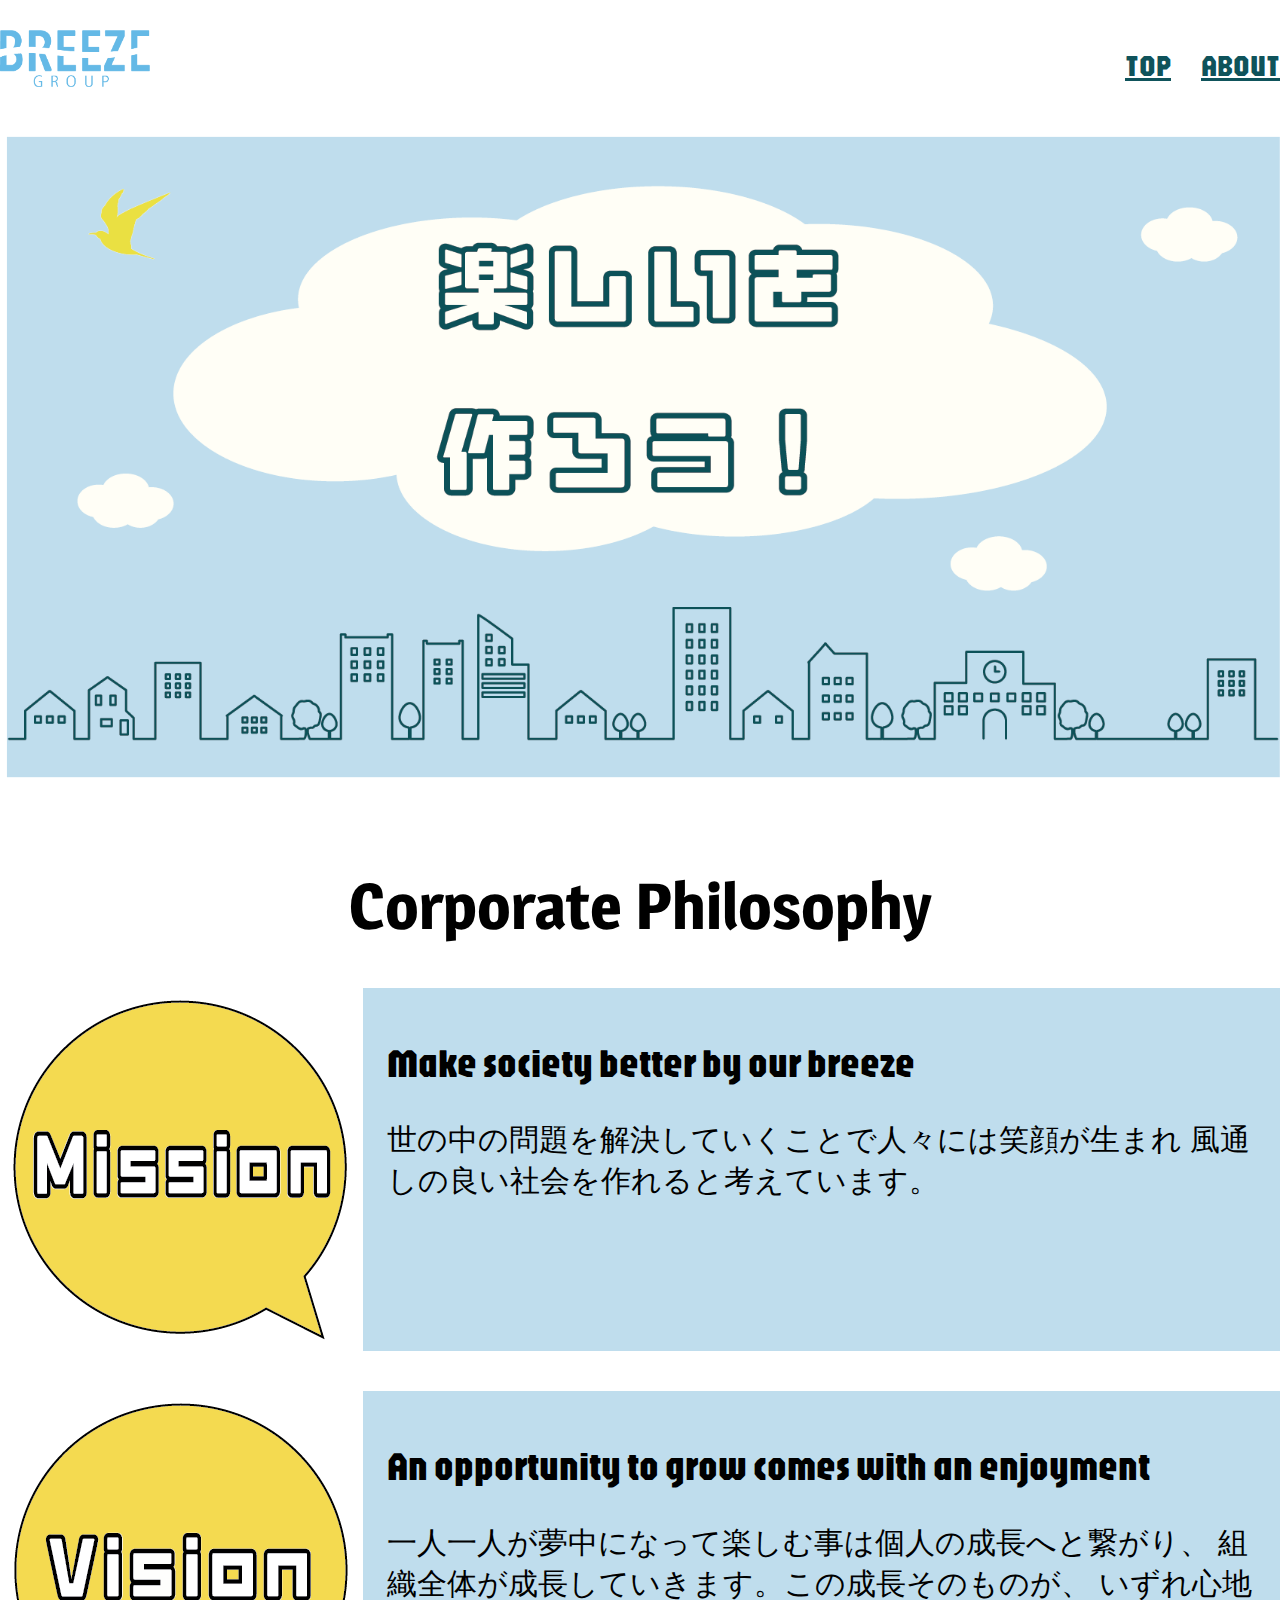
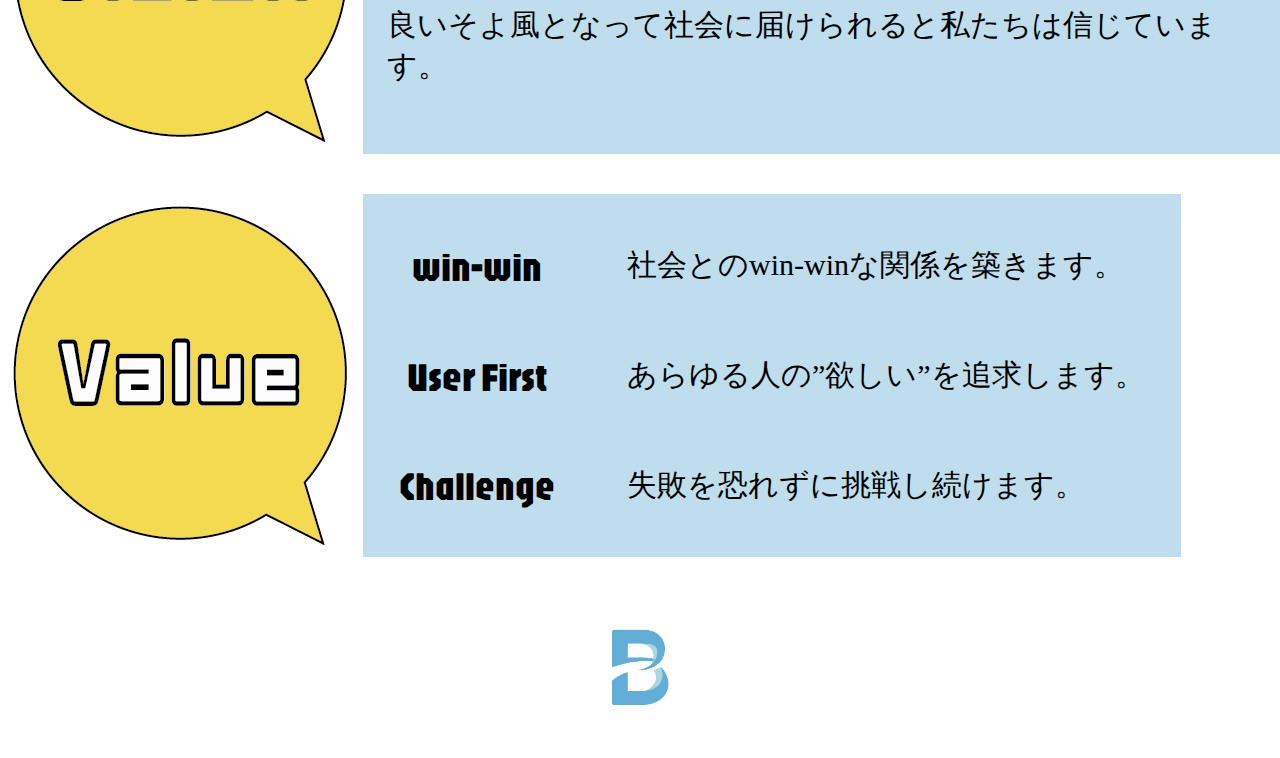
<file: index.html>
<!DOCTYPE html>
<html lang="ja">
<head>
    <meta charset="UTF-8">
    <meta name="viewport" content="width=device-width, initial-scale=1.0">
    <title>テストサイト</title>
    <link rel="stylesheet" href="style.css">
    <link rel="preconnect" href="https://fonts.googleapis.com">
    <link rel="preconnect" href="https://fonts.gstatic.com" crossorigin>
    <link href="https://fonts.googleapis.com/css2?family=Concert+One&family=M+PLUS+Rounded+1c&family=Magra:wght@400;700&family=Noto+Sans+JP:wght@100..900&family=Noto+Sans:ital,wght@0,100..900;1,100..900&family=Rampart+One&family=Sawarabi+Gothic&display=swap" rel="stylesheet">
    <link rel="preconnect" href="https://fonts.googleapis.com">
    <link rel="preconnect" href="https://fonts.gstatic.com" crossorigin>
    <link href="https://fonts.googleapis.com/css2?family=Concert+One&family=Jaro:opsz@6..72&family=M+PLUS+Rounded+1c&family=Magra:wght@400;700&family=Noto+Sans+JP:wght@100..900&family=Noto+Sans:ital,wght@0,100..900;1,100..900&family=Rampart+One&family=Sawarabi+Gothic&display=swap" rel="stylesheet">
</head>
<body>
    <header>
        <a href="index.html">
            <img src="img/bzg横ロゴ.png" alt="BREEZEロゴ" class="header-logo">
        </a>
        <nav class="pc-nav">
            <ul class="pc-nav-list">
                <li>
                    <a class="list-1" href="index.html">TOP</a>
                </li>
                <li>
                    <a class="list-02" href="about.html">ABOUT</a>
                </li>
            </ul>
        </nav>
    </header>
    <img src="img/top.png" alt="楽しいを作ろう！" class="top">
    <h1>Corporate Philosophy</h1>
    <div class="mission">
        <img src="img/icon_t_mi.png" alt="mission" class="mission-img">
        <div class="mission-text">
            <h2>Make society better by our breeze</h2>
            <p>世の中の問題を解決していくことで人々には笑顔が生まれ
                風通しの良い社会を作れると考えています。</p>
        </div>
    </div>
    <div class="vision">
        <img src="img/icon_t_vi.png" alt="vision" class="vision-img">
        <div class="vision-text">
            <h2>An opportunity to grow comes with an enjoyment</h2>
            <p>一人一人が夢中になって楽しむ事は個人の成長へと繋がり、
                組織全体が成長していきます。この成長そのものが、
                いずれ心地良いそよ風となって社会に届けられると私たちは信じています。</p>
        </div>
    </div>
    <div class="value">
        <img src="img/icon_t_va.png" alt="value" class="value-img">
        <table class="value-text">
            <tr>
                <th>win-win</th>
                <td>社会とのwin-winな関係を築きます。</td>
            </tr>
            <tr>
                <th>User First</th>
                <td>あらゆる人の”欲しい”を追求します。</td>
            </tr>
            <tr>
                <th>Challenge</th>
                <td>失敗を恐れずに挑戦し続けます。</td>
            </tr>
        </table>
    </div>
    <footer>
        <img src="img/B_透過.png" alt="Bロゴ" class="footer-logo">
    </footer>
</body>
</html>
</file>
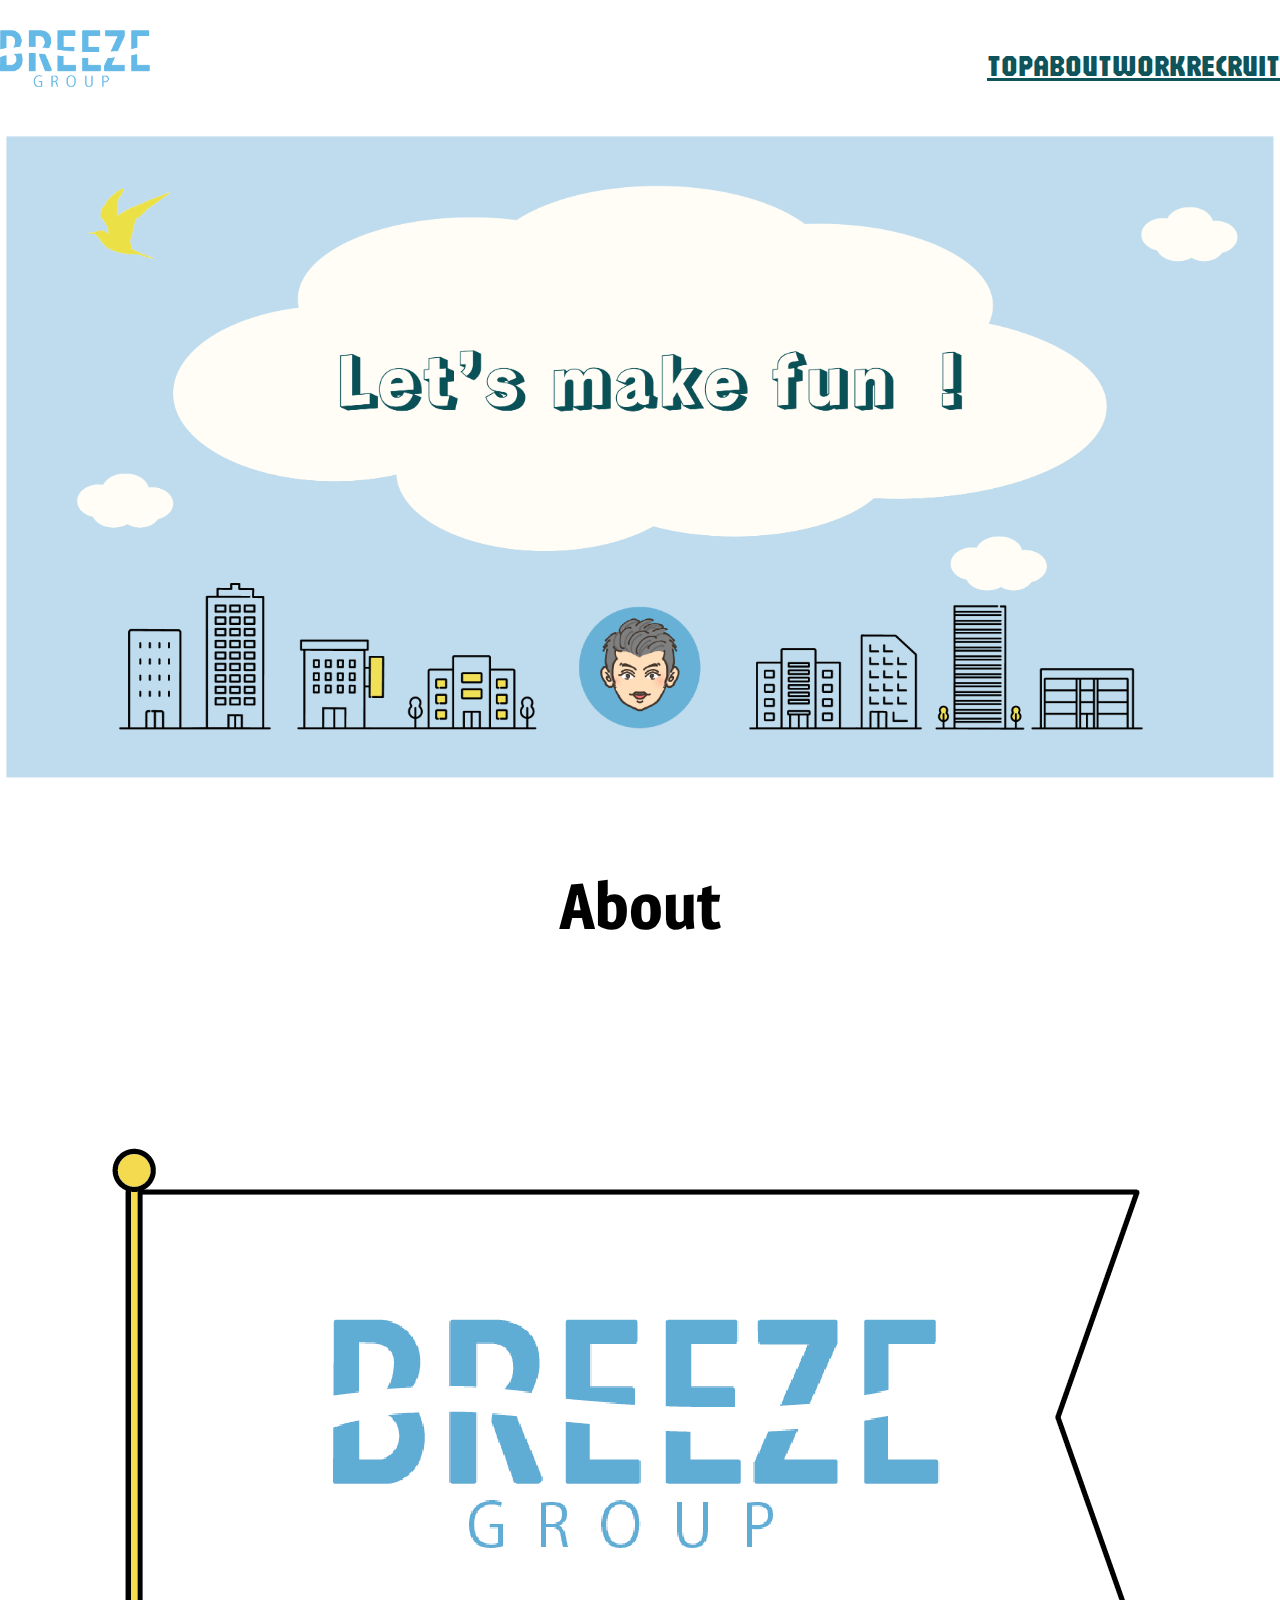
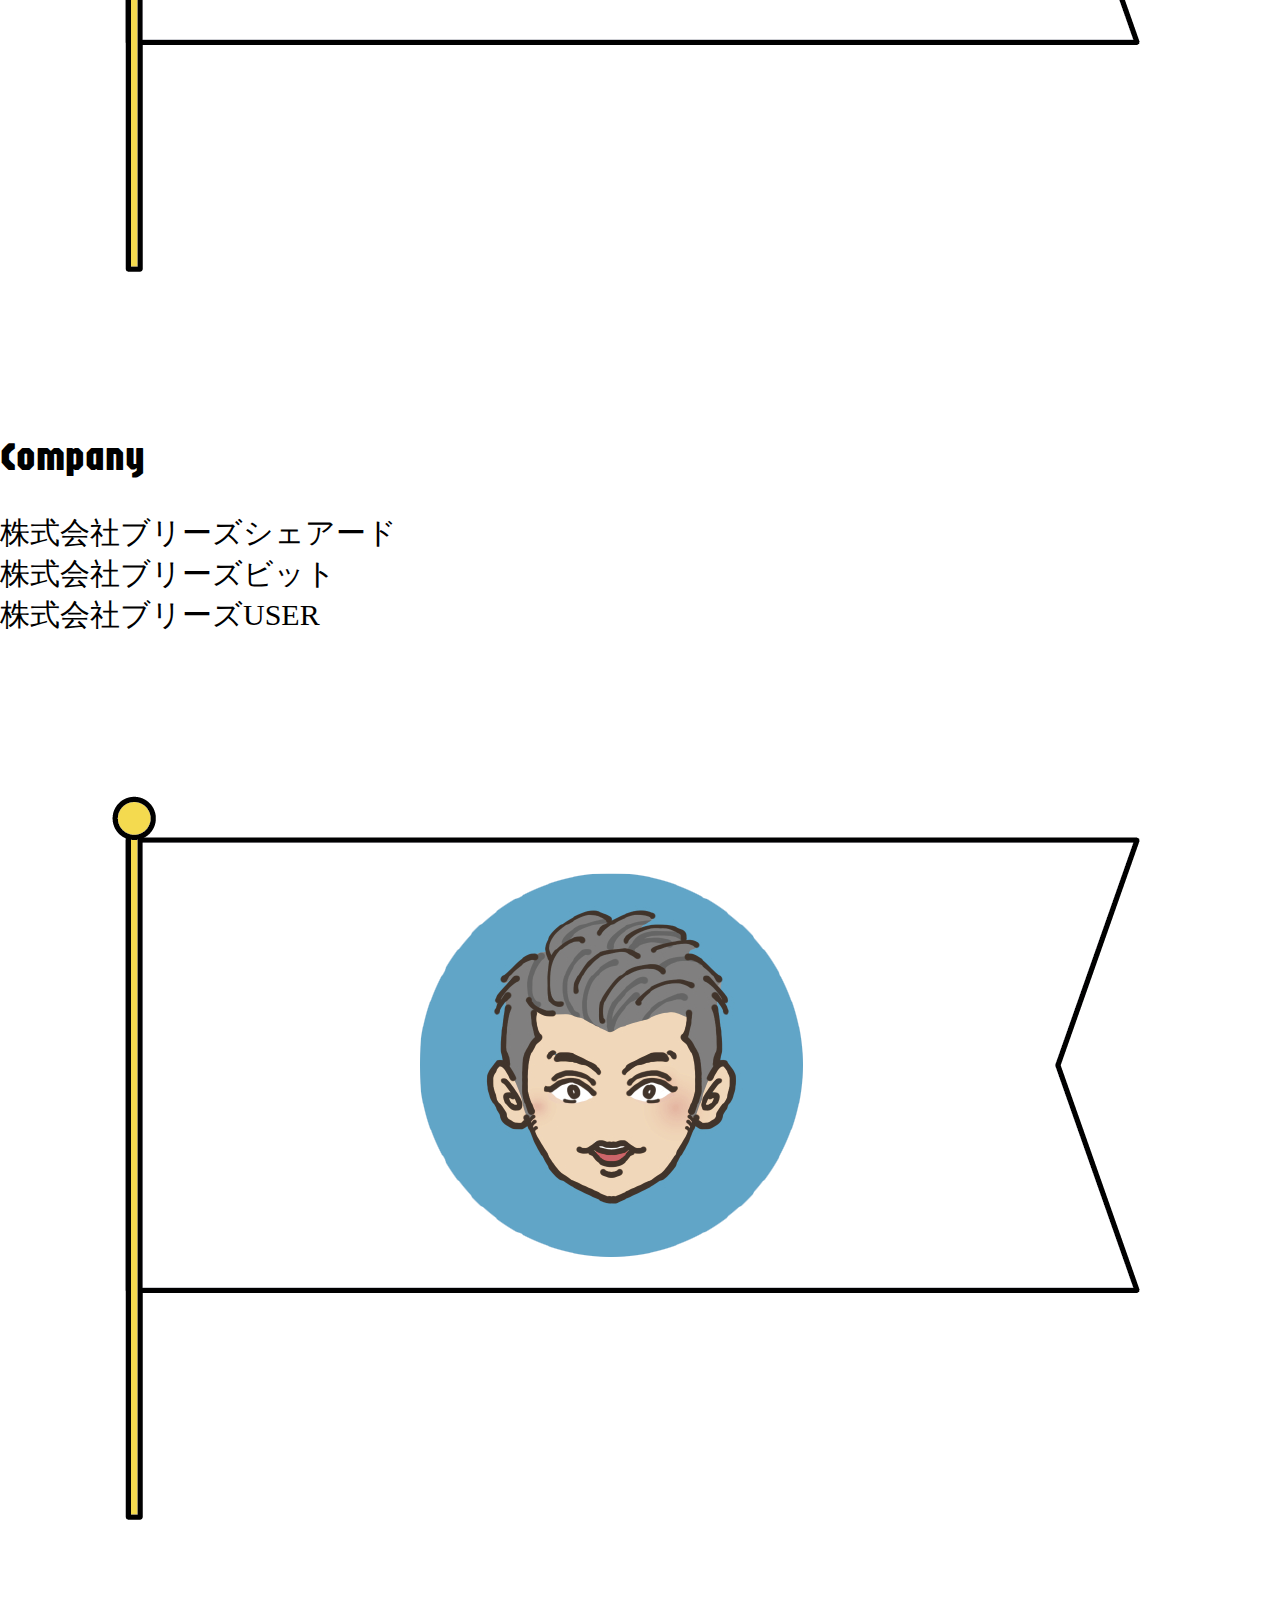
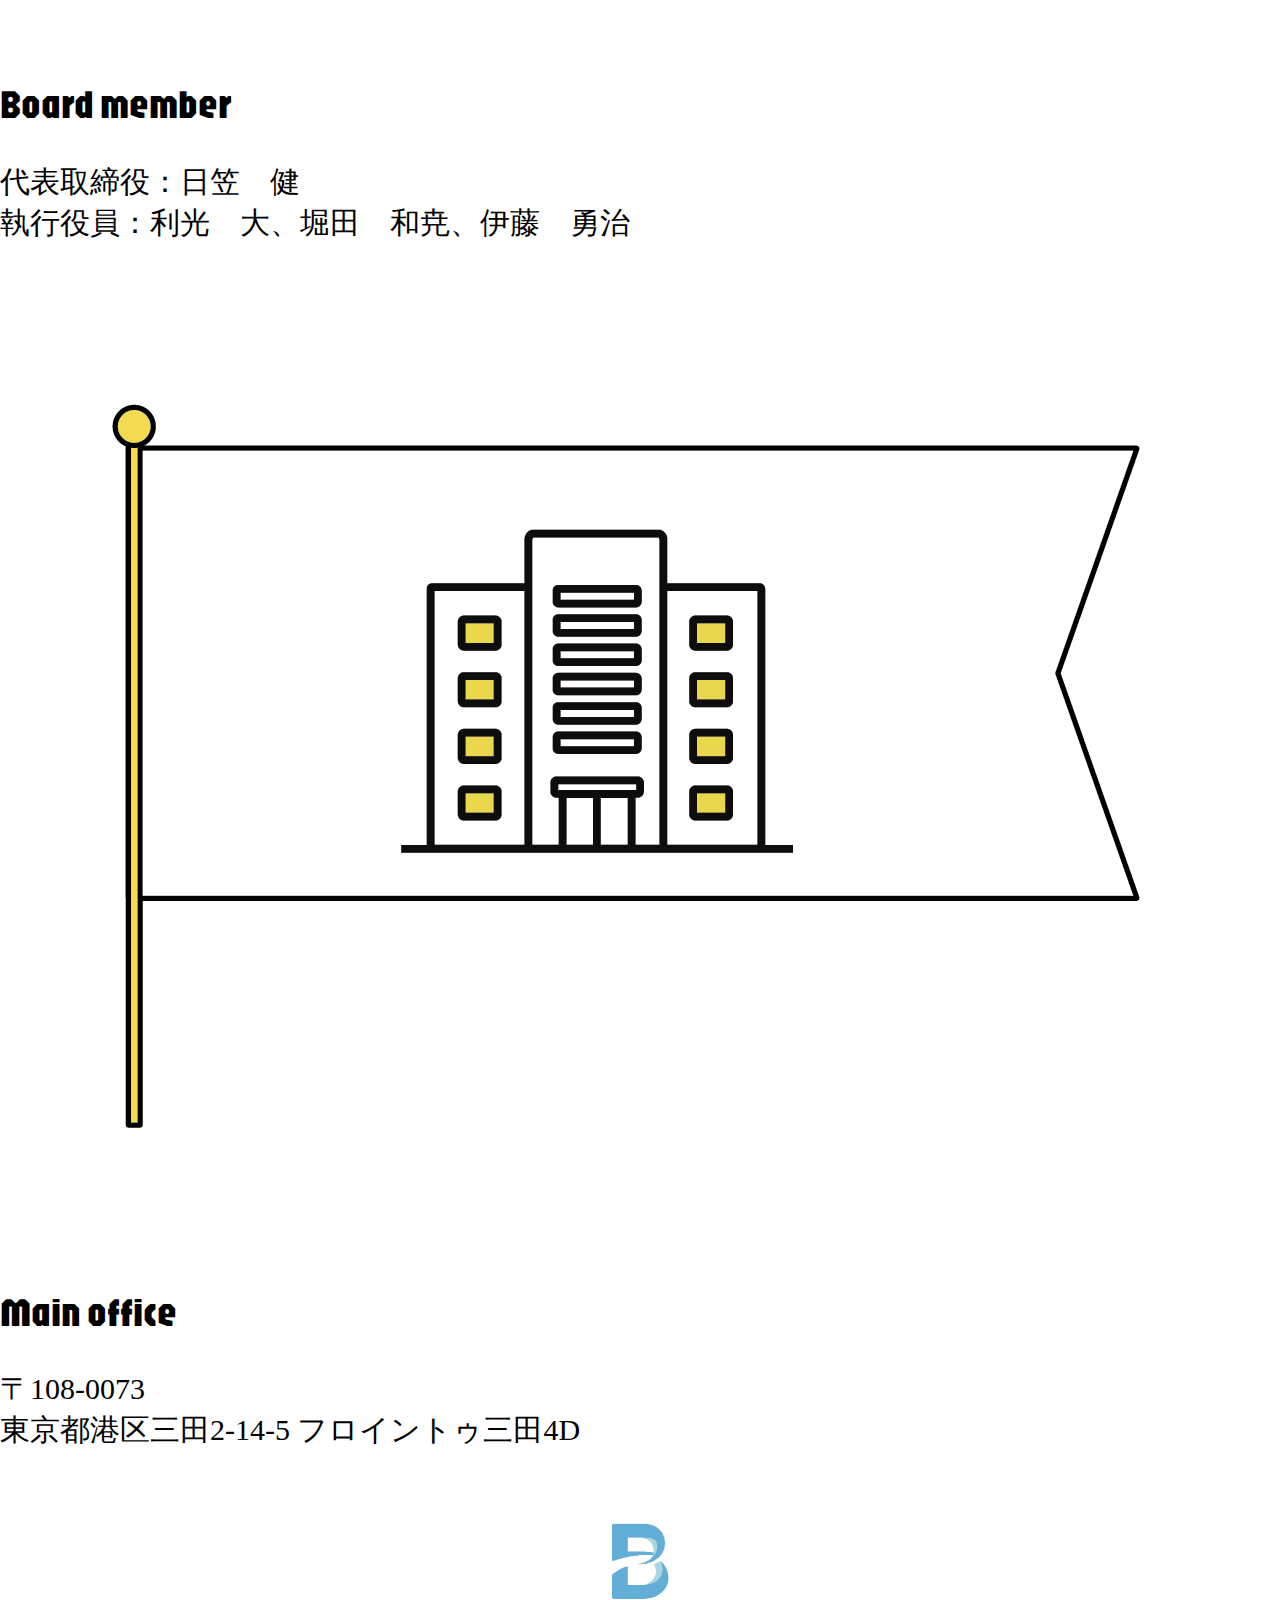
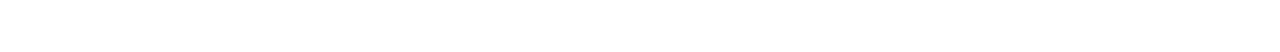
<file: about.html>
<!DOCTYPE html>
<html lang="ja">
<head>
    <meta charset="UTF-8">
    <meta name="viewport" content="width=device-width, initial-scale=1.0">
    <title>テストサイト</title>
    <link rel="stylesheet" href="style.css">
    <link rel="preconnect" href="https://fonts.googleapis.com">
    <link rel="preconnect" href="https://fonts.gstatic.com" crossorigin>
    <link href="https://fonts.googleapis.com/css2?family=Concert+One&family=M+PLUS+Rounded+1c&family=Magra:wght@400;700&family=Noto+Sans+JP:wght@100..900&family=Noto+Sans:ital,wght@0,100..900;1,100..900&family=Rampart+One&family=Sawarabi+Gothic&display=swap" rel="stylesheet">
    <link rel="preconnect" href="https://fonts.googleapis.com">
    <link rel="preconnect" href="https://fonts.gstatic.com" crossorigin>
    <link href="https://fonts.googleapis.com/css2?family=Concert+One&family=Jaro:opsz@6..72&family=M+PLUS+Rounded+1c&family=Magra:wght@400;700&family=Noto+Sans+JP:wght@100..900&family=Noto+Sans:ital,wght@0,100..900;1,100..900&family=Rampart+One&family=Sawarabi+Gothic&display=swap" rel="stylesheet">
</head>
<body>
    <header>
        <a href="index.html">
            <img src="img/bzg横ロゴ.png" alt="BREEZEロゴ" class="header-logo">
        </a>
        <nav class="pc-nav">
            <ul class="pc-nav-list">
                <li>
                    <a class="list-01" href="index.html">TOP</a>
                </li>
                <li>
                    <a class="list-02" href="about.html">ABOUT</a>
                </li>
                 <li>
                    <a class="list-03" href="work.html">WORK</a>
                </li>
                <li>
                    <a class="list-04" href="recruit.html">RECRUIT</a>
                </li>
            </ul>
        </nav>
    </header>
    <div class="top-img">
        <img src="img/about.png" alt="楽しいを作ろう！" class="top">
    </div>
    <h1>About</h1>
    <div class="section_1">
        <img src="img/icon_a_c.png" alt="company" class="section1-img">
        <div class="section1-text">
            <h2>Company</h2>
            <p>株式会社ブリーズシェアード</p>
            <p>株式会社ブリーズビット</p>
            <p>株式会社ブリーズUSER</p>
        </div>
    </div>
    <div class="section_2">
        <img src="img/icon_a_b.png" alt="member" class="section2-img">
        <div class="section2-text">
            <h2>Board member</h2>
            <p>代表取締役：日笠　健</p>
            <p>執行役員：利光　大、堀田　和尭、伊藤　勇治</p>
        </div>
    </div>
    <div class="section_3">
        <img src="img/icon_a_m.png" alt="office" class="section3-img">
        <div class="section3-text">
            <h2>Main office</h2>
            <p>〒108-0073</p>
            <p>東京都港区三田2-14-5 フロイントゥ三田4D</p>
        </div>
    </div>
    <footer>
        <img src="img/B_透過.png" alt="Bロゴ" class="footer-logo">
    </footer>
</body>
</html>
</file>
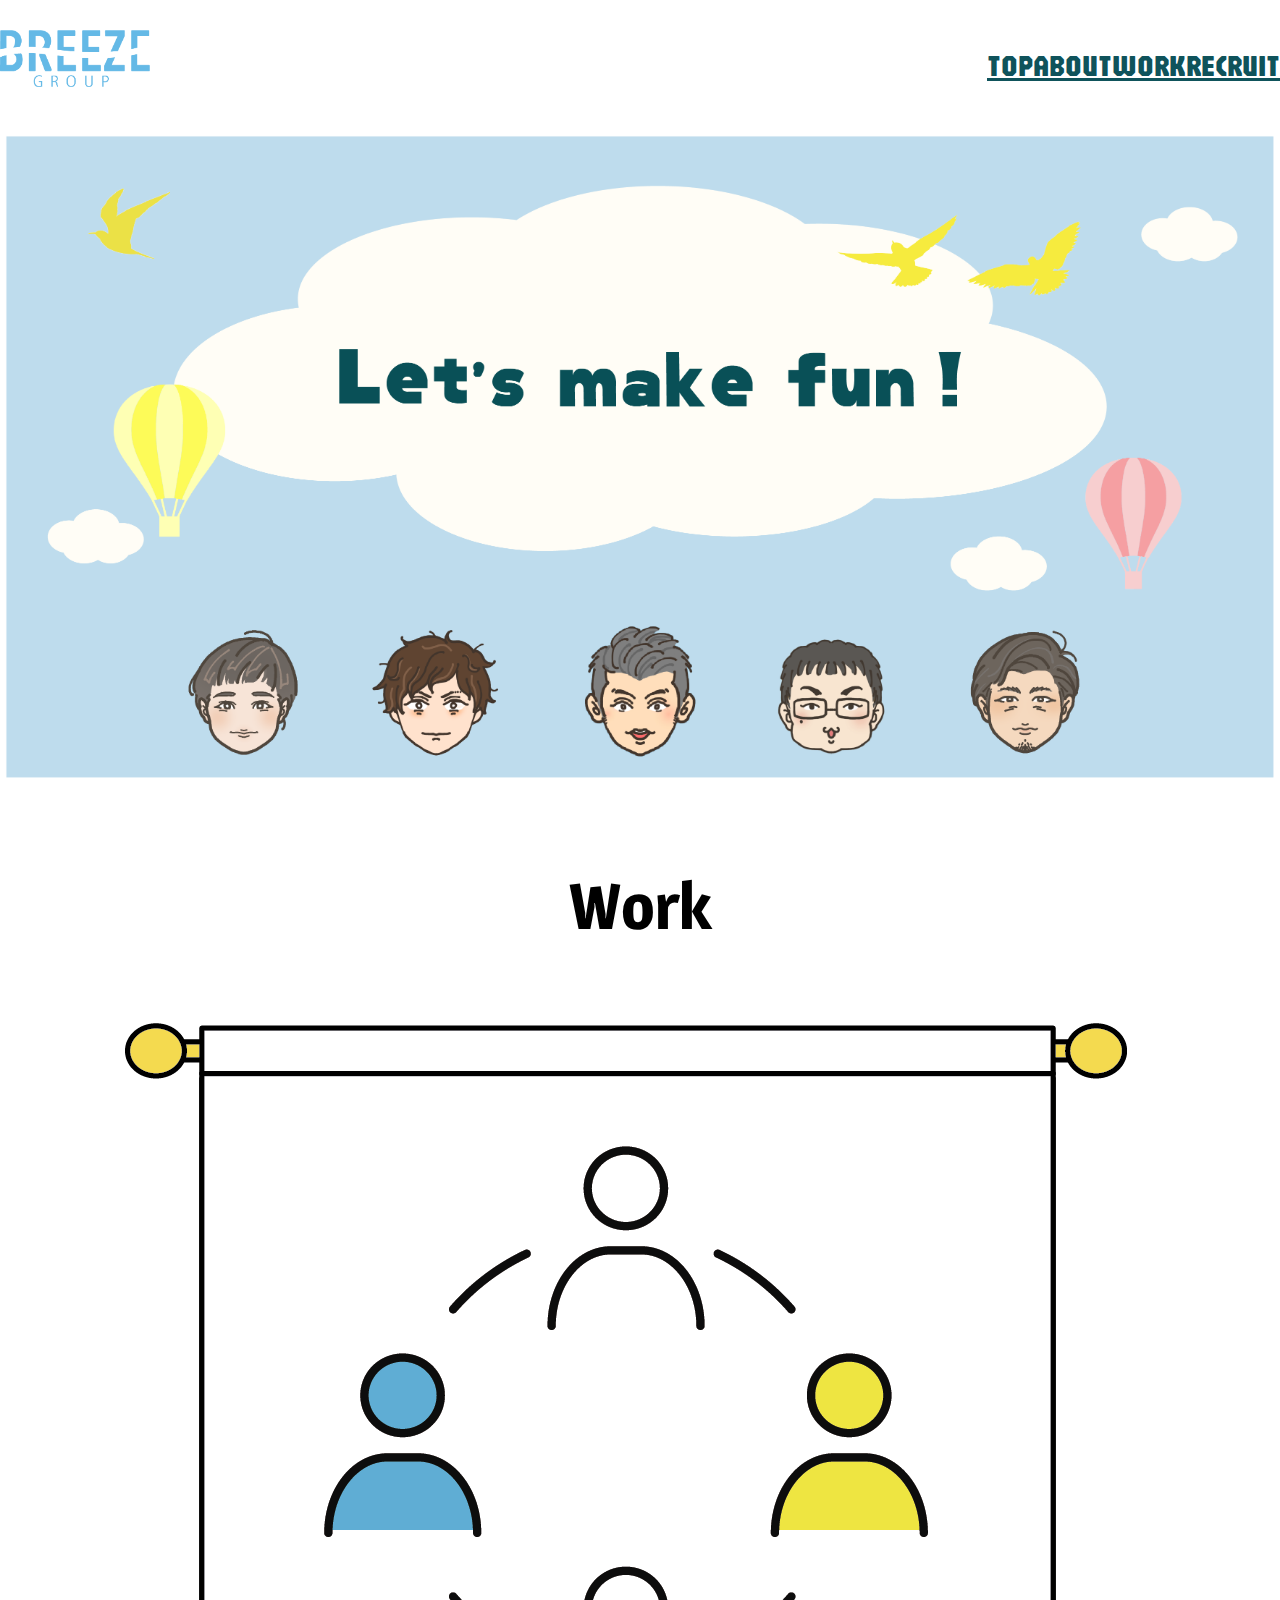
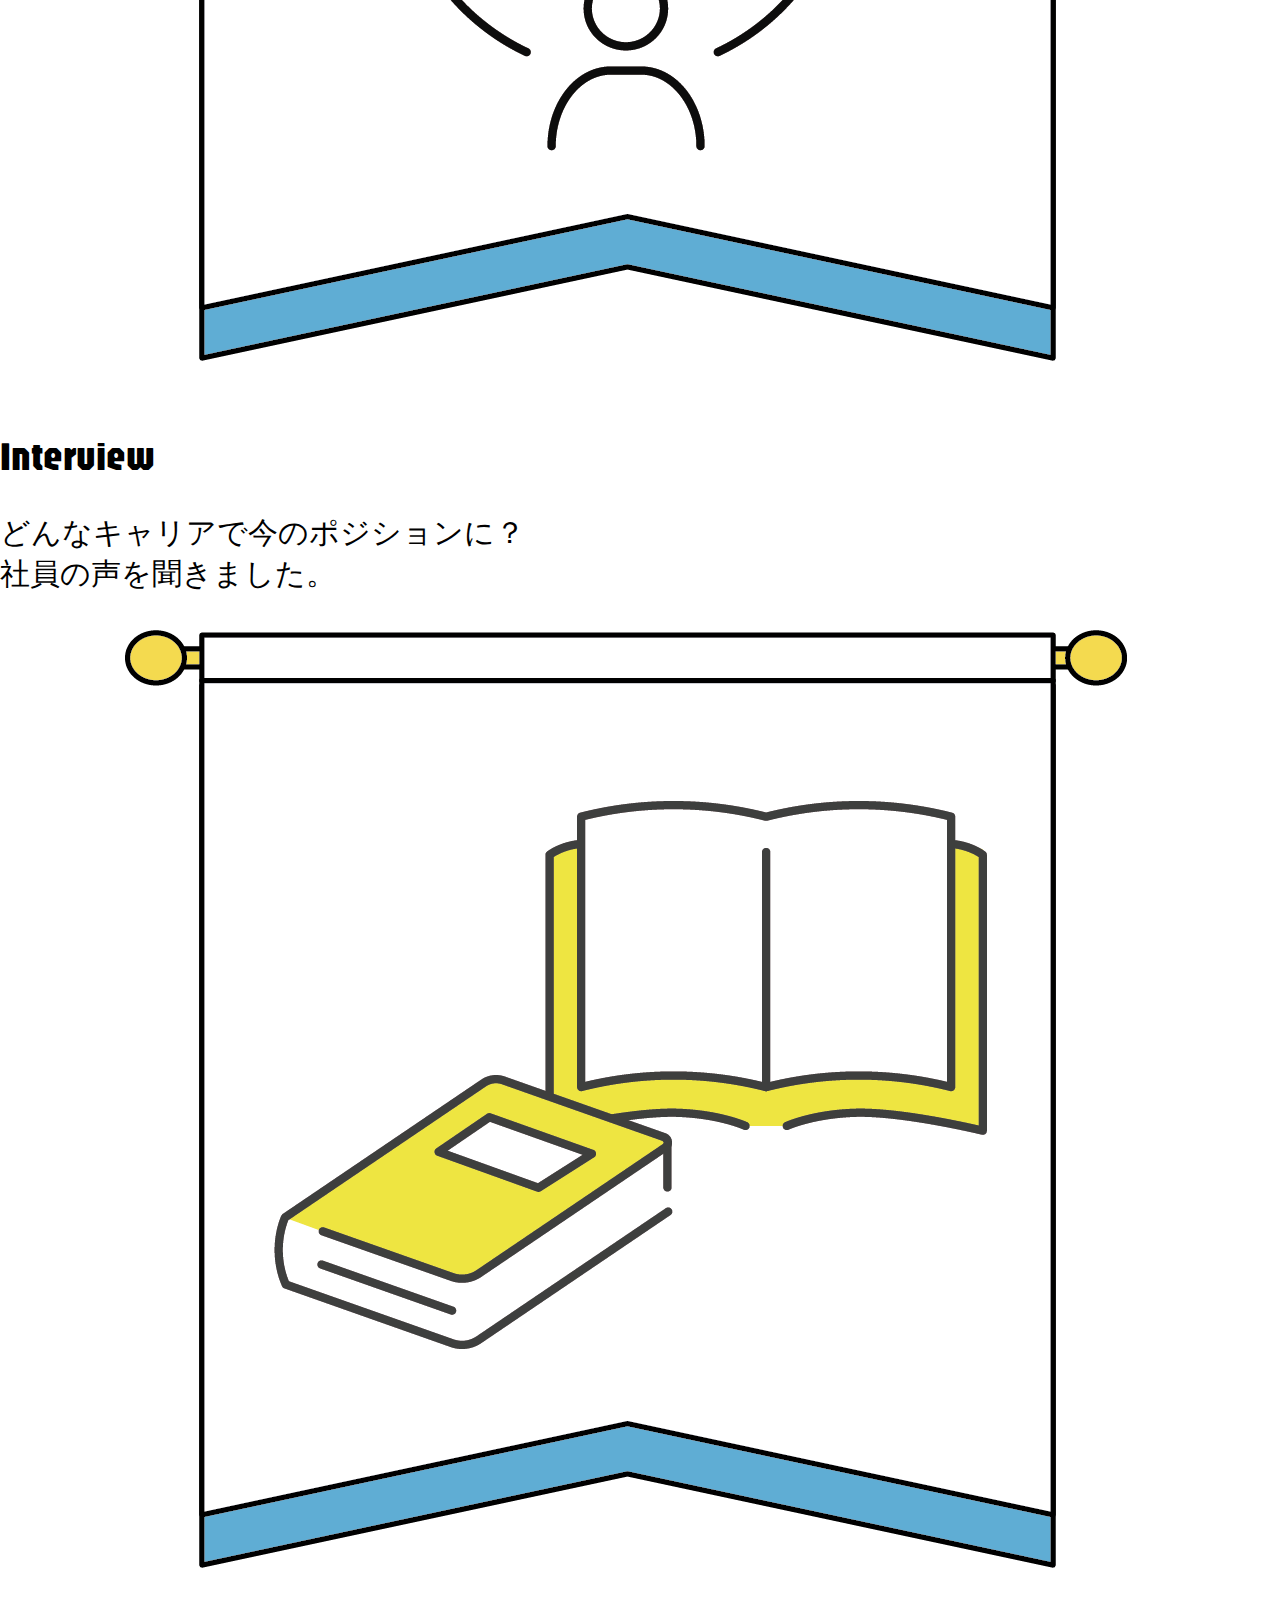
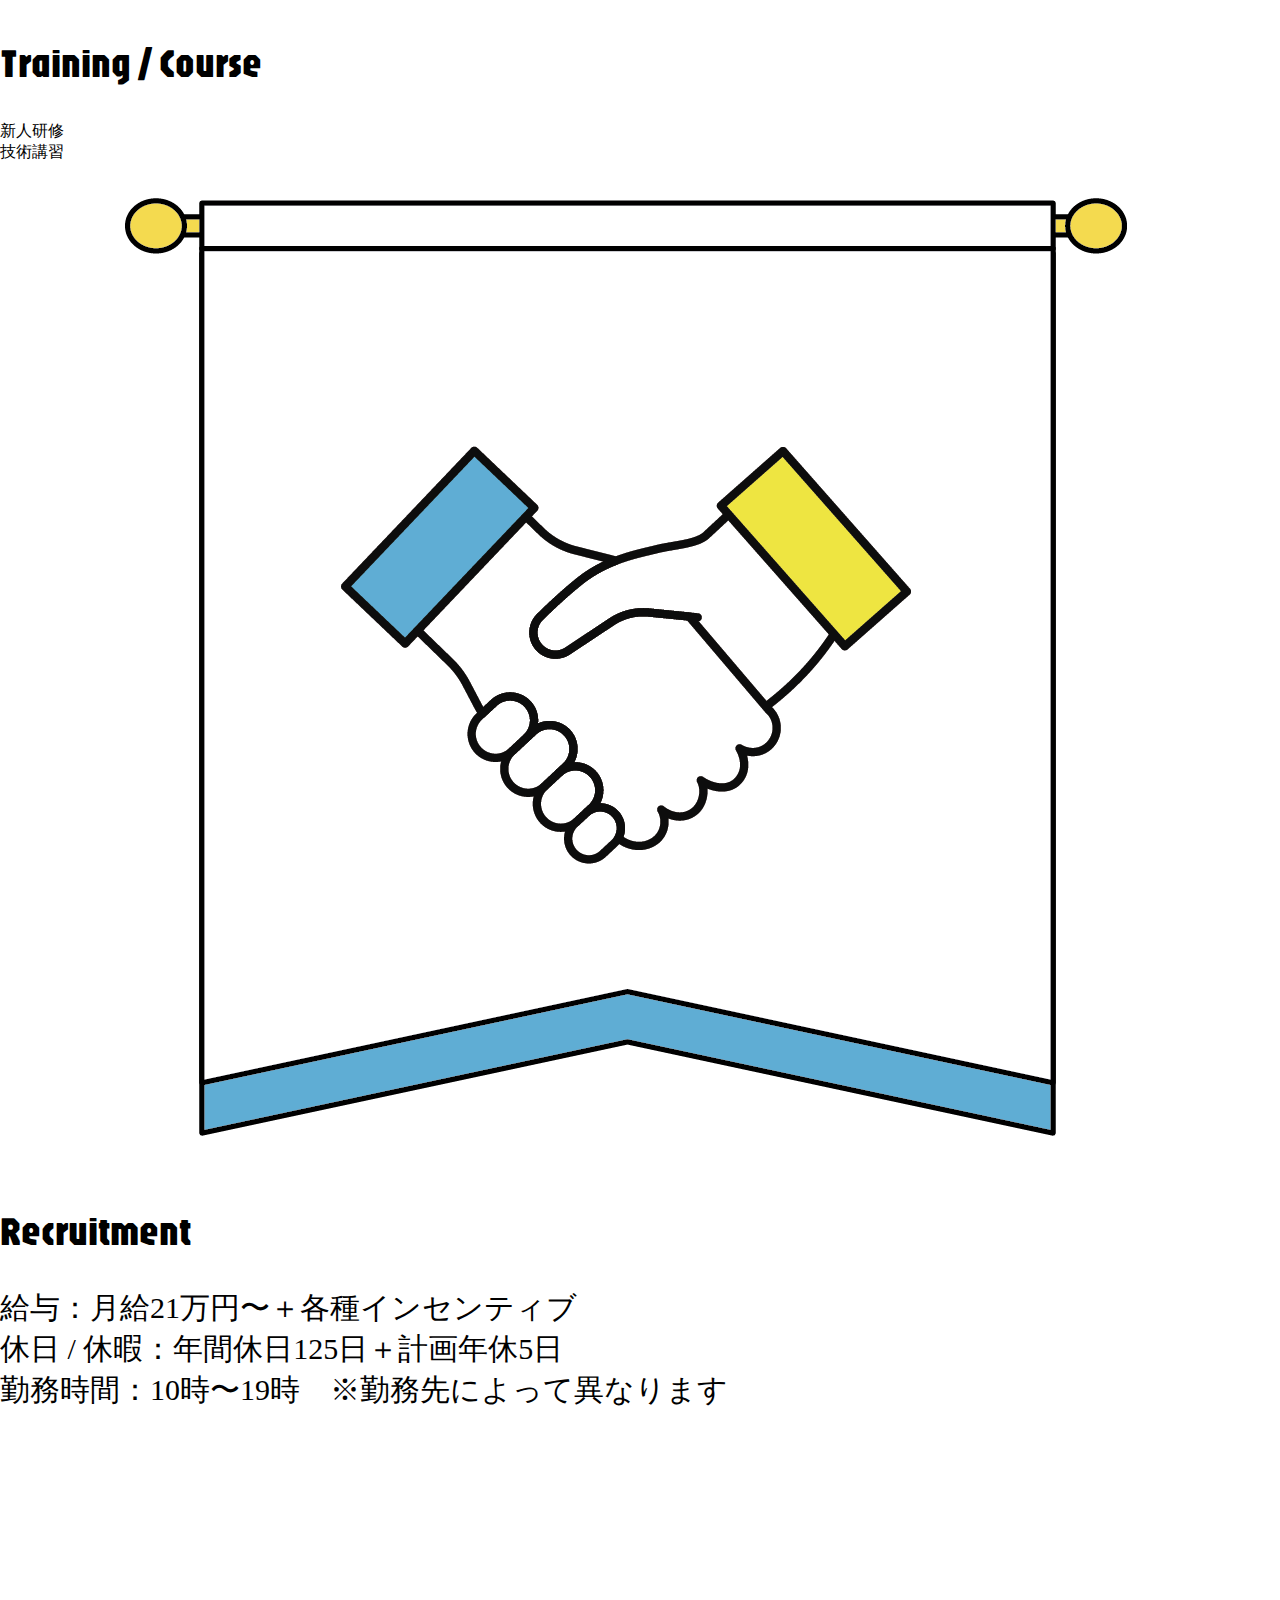
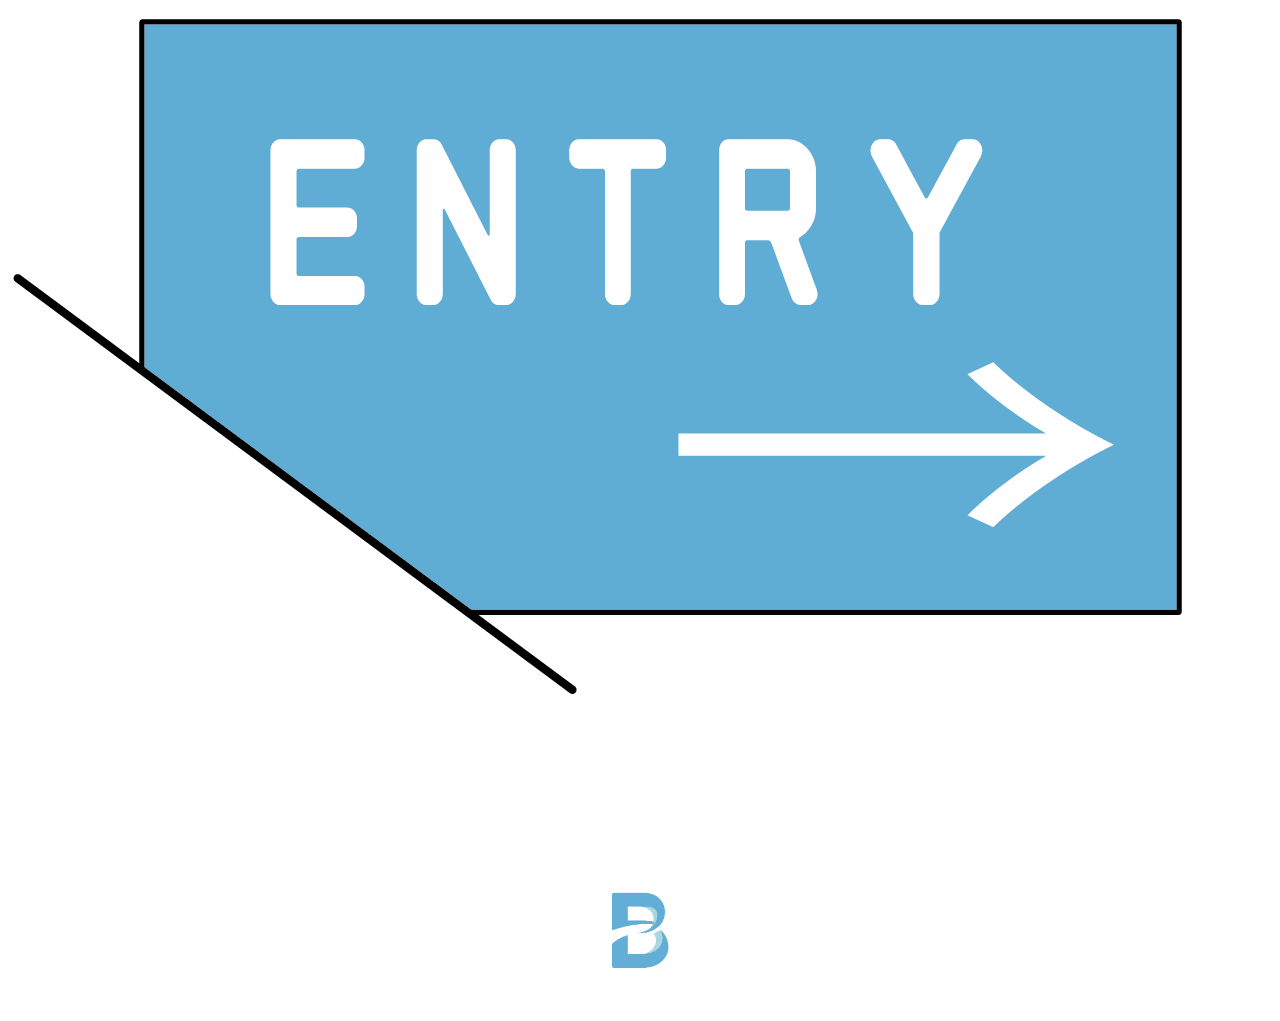
<file: recruit.html>
<!DOCTYPE html>
<html lang="ja">
<head>
    <meta charset="UTF-8">
    <meta name="viewport" content="width=device-width, initial-scale=1.0">
    <title>テストサイト</title>
    <link rel="stylesheet" href="style.css">
    <link rel="preconnect" href="https://fonts.googleapis.com">
    <link rel="preconnect" href="https://fonts.gstatic.com" crossorigin>
    <link href="https://fonts.googleapis.com/css2?family=Concert+One&family=M+PLUS+Rounded+1c&family=Magra:wght@400;700&family=Noto+Sans+JP:wght@100..900&family=Noto+Sans:ital,wght@0,100..900;1,100..900&family=Rampart+One&family=Sawarabi+Gothic&display=swap" rel="stylesheet">
    <link rel="preconnect" href="https://fonts.googleapis.com">
    <link rel="preconnect" href="https://fonts.gstatic.com" crossorigin>
    <link href="https://fonts.googleapis.com/css2?family=Concert+One&family=Jaro:opsz@6..72&family=M+PLUS+Rounded+1c&family=Magra:wght@400;700&family=Noto+Sans+JP:wght@100..900&family=Noto+Sans:ital,wght@0,100..900;1,100..900&family=Rampart+One&family=Sawarabi+Gothic&display=swap" rel="stylesheet">
</head>
<body>
    <header>
        <a href="index.html">
            <img src="img/bzg横ロゴ.png" alt="BREEZEロゴ" class="header-logo">
        </a>
        <nav class="pc-nav">
            <ul class="pc-nav-list">
                <li>
                    <a class="list-01" href="index.html">TOP</a>
                </li>
                <li>
                    <a class="list-02" href="about.html">ABOUT</a>
                </li>
                <li>
                    <a class="list-03" href="work.html">WORK</a>
                </li>
                <li>
                    <a class="list-04" href="recruit.html">RECRUIT</a>
                </li>
            </ul>
        </nav>
    </header>
    <div class="top-img">
        <img src="img/recruit.png" alt="楽しいを作ろう！" class="top">
    </div>
    <h1>Work</h1>
    <div class="section_1">
        <img src="img/icon_r_i.png" alt="web" class="section1-img">
        <div class="section1-text">
            <h2>Interview</h2>
            <p>どんなキャリアで今のポジションに？</p>
            <p>社員の声を聞きました。</p>
        </div>
    </div>
    <div class="section_2">
        <img src="img/icon_r_t.png" alt="ses" class="section2-img">
        <div class="section2-text">
            <h2>Training / Course</h2>
            <div class="tc-box">
                <div class="box">新人研修</div>
                <div class="box">技術講習</div>
            </div>
        </div>
    </div>
    <div class="section_3">
        <img src="img/icon_r_r.png" alt="system" class="section3-img">
        <div class="section3-text">
            <h2>Recruitment</h2>
            <p>給与：月給21万円〜＋各種インセンティブ</p>
            <p>休日 / 休暇：年間休日125日＋計画年休5日</p>
            <p>勤務時間：10時〜19時　※勤務先によって異なります</p>
        </div>
    </div>
    <div class="entry">
        <img src="img/entry_button.png" alt="entryボタン" class="entry-button">
    </div>
    <footer>
        <img src="img/B_透過.png" alt="Bロゴ" class="footer-logo">
    </footer>
</body>
</html>
</file>
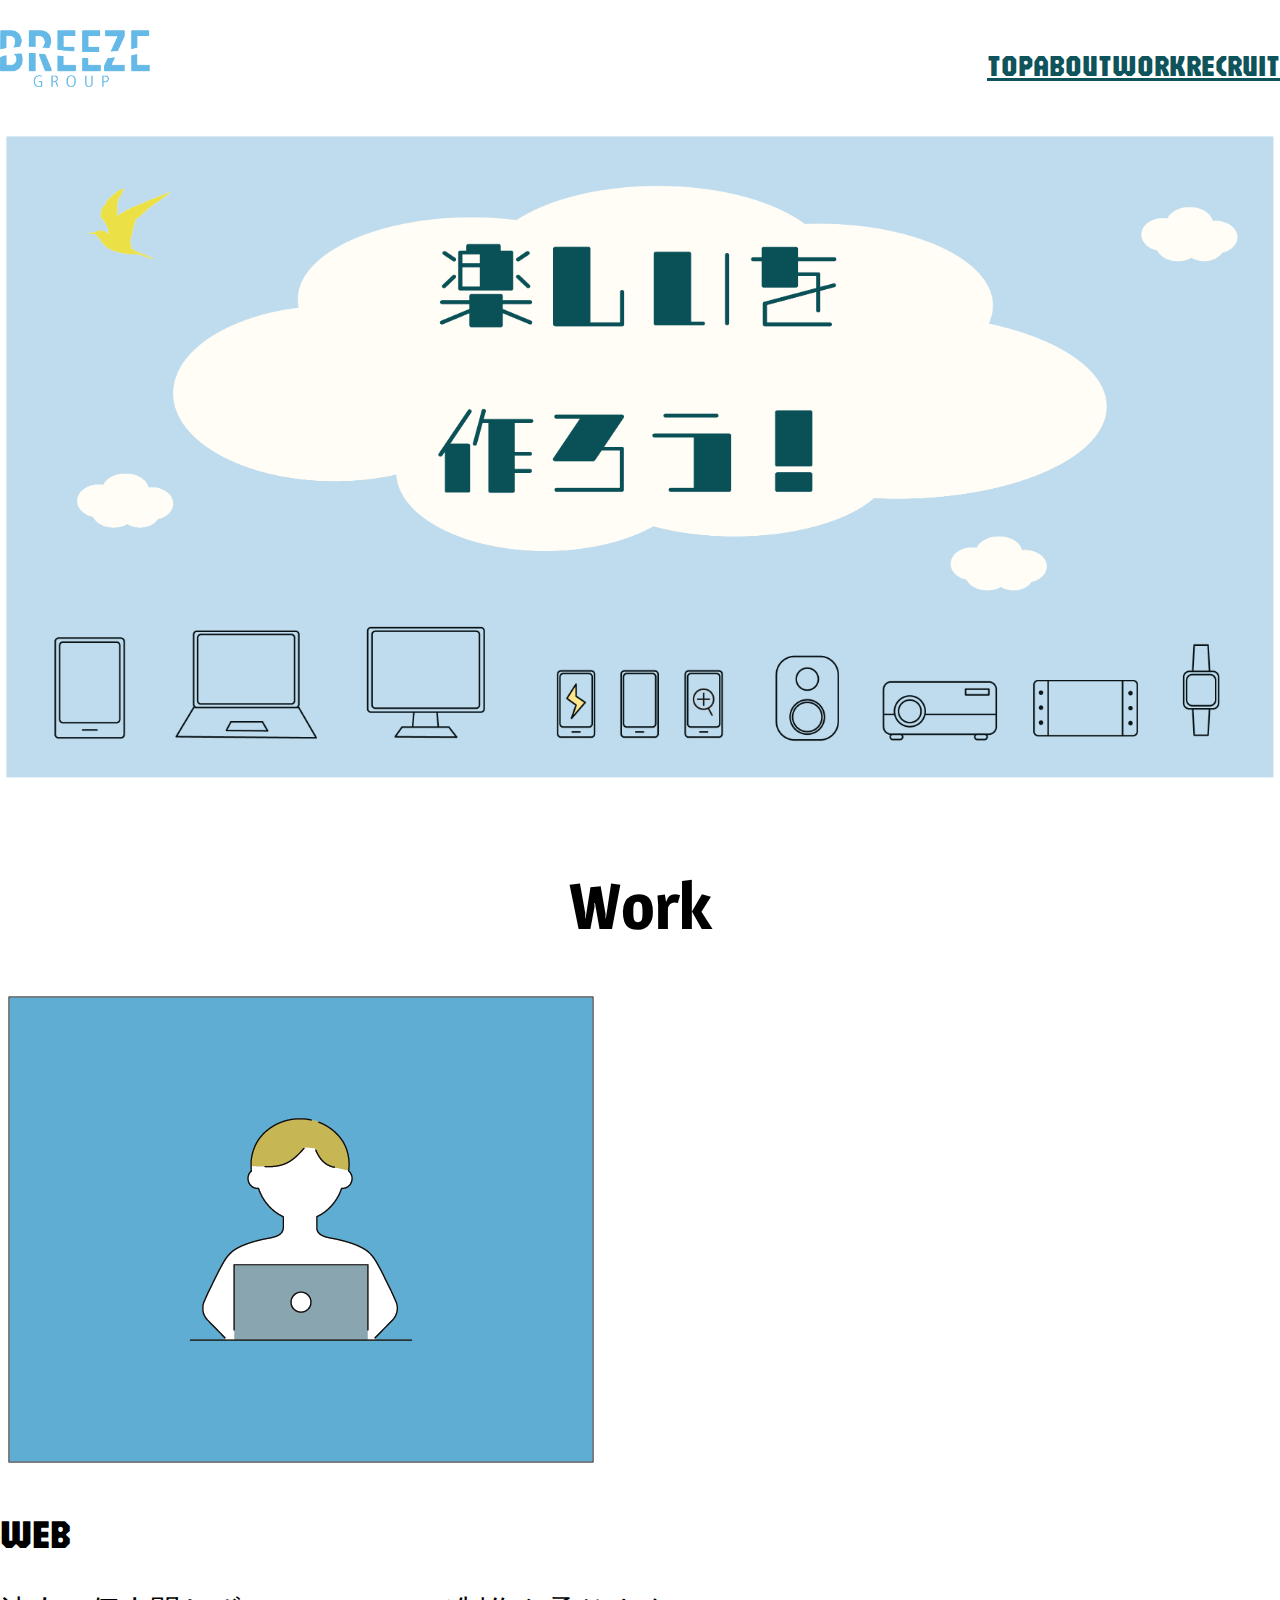
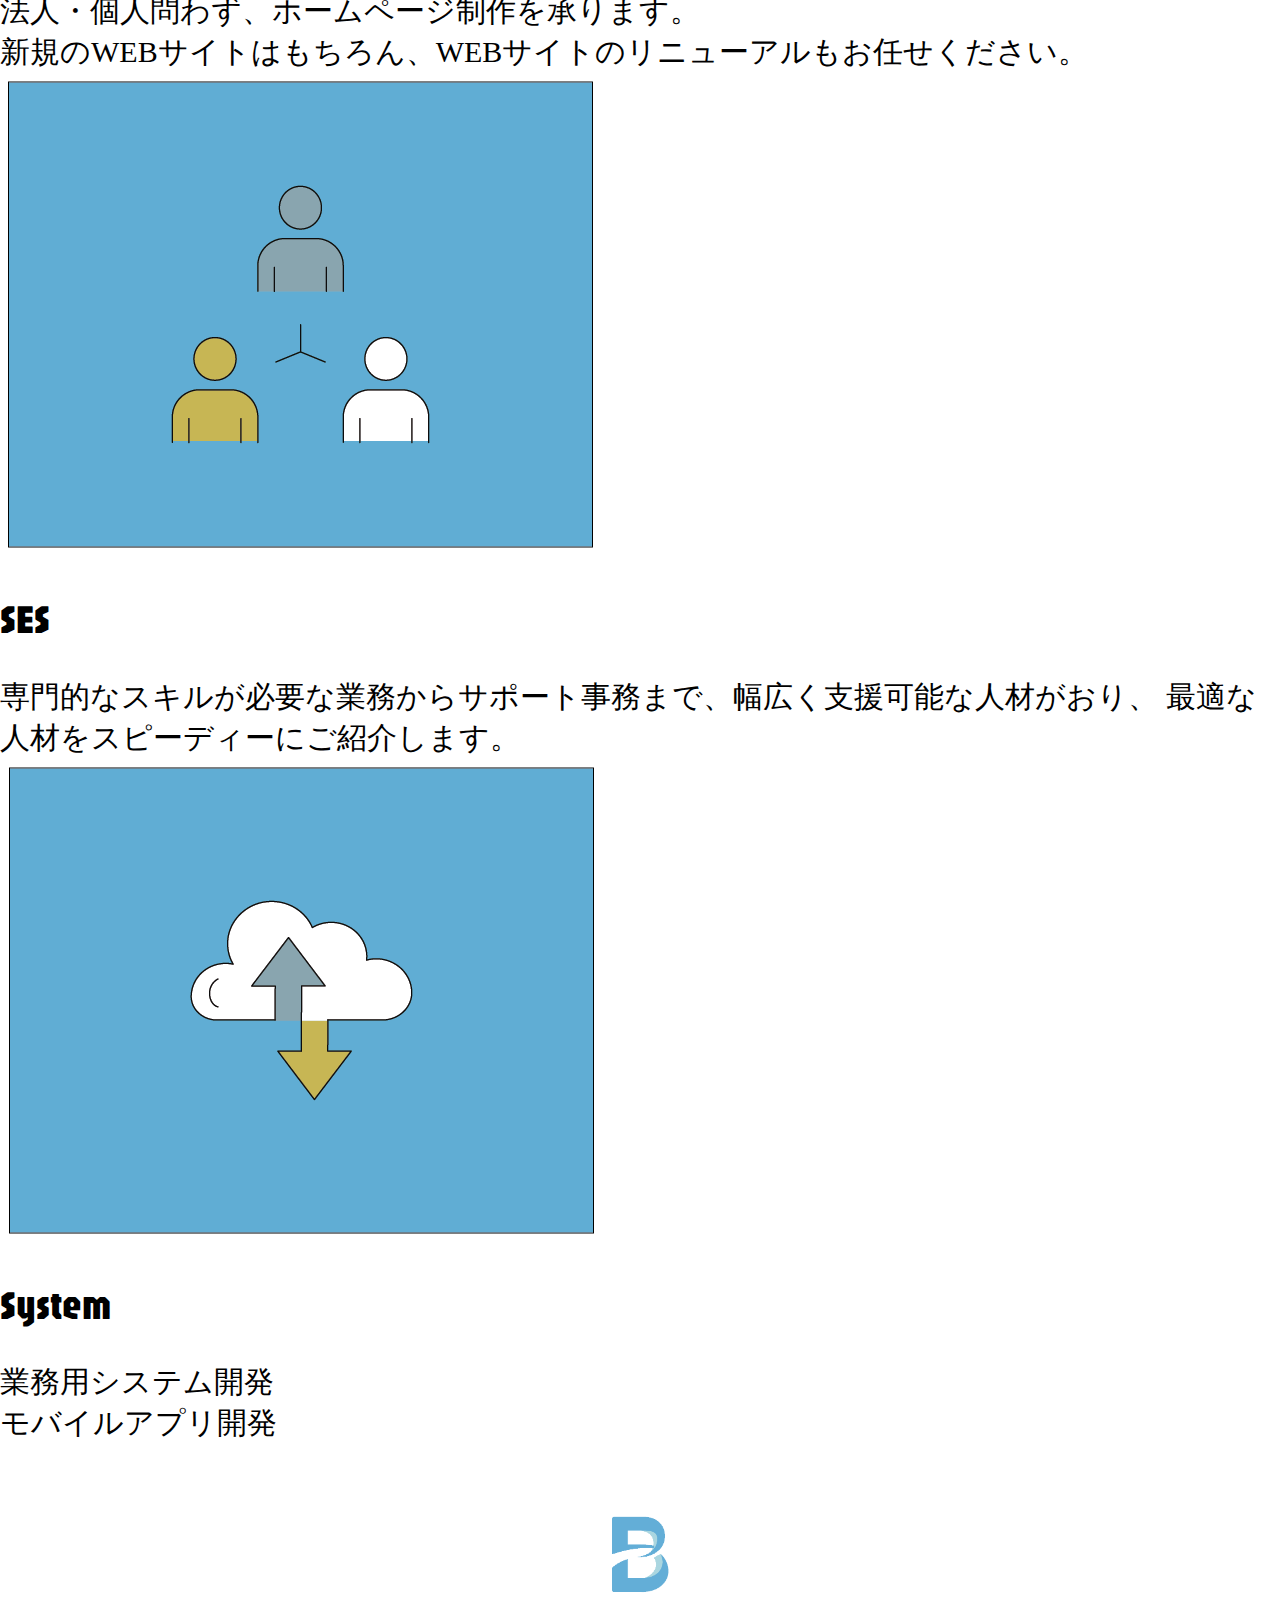
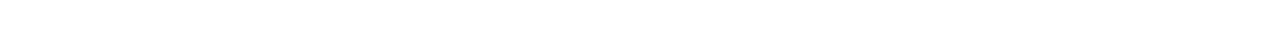
<file: work.html>
<!DOCTYPE html>
<html lang="ja">
<head>
    <meta charset="UTF-8">
    <meta name="viewport" content="width=device-width, initial-scale=1.0">
    <title>テストサイト</title>
    <link rel="stylesheet" href="style.css">
    <link rel="preconnect" href="https://fonts.googleapis.com">
    <link rel="preconnect" href="https://fonts.gstatic.com" crossorigin>
    <link href="https://fonts.googleapis.com/css2?family=Concert+One&family=M+PLUS+Rounded+1c&family=Magra:wght@400;700&family=Noto+Sans+JP:wght@100..900&family=Noto+Sans:ital,wght@0,100..900;1,100..900&family=Rampart+One&family=Sawarabi+Gothic&display=swap" rel="stylesheet">
    <link rel="preconnect" href="https://fonts.googleapis.com">
    <link rel="preconnect" href="https://fonts.gstatic.com" crossorigin>
    <link href="https://fonts.googleapis.com/css2?family=Concert+One&family=Jaro:opsz@6..72&family=M+PLUS+Rounded+1c&family=Magra:wght@400;700&family=Noto+Sans+JP:wght@100..900&family=Noto+Sans:ital,wght@0,100..900;1,100..900&family=Rampart+One&family=Sawarabi+Gothic&display=swap" rel="stylesheet">
</head>
<body>
    <header>
        <a href="index.html">
            <img src="img/bzg横ロゴ.png" alt="BREEZEロゴ" class="header-logo">
        </a>
        <nav class="pc-nav">
            <ul class="pc-nav-list">
                <li>
                    <a class="list-01" href="index.html">TOP</a>
                </li>
                <li>
                    <a class="list-02" href="about.html">ABOUT</a>
                </li>
                <li>
                    <a class="list-03" href="work.html">WORK</a>
                </li>
                <li>
                    <a class="list-04" href="recruit.html">RECRUIT</a>
                </li>
            </ul>
        </nav>
    </header>
    <div class="top-img">
        <img src="img/work.png" alt="楽しいを作ろう！" class="top">
    </div>
    <h1>Work</h1>
    <div class="section_1">
        <img src="img/icon_w_1.png" alt="web" class="section1-img">
        <div class="section1-text">
            <h2>WEB</h2>
            <p>法人・個人問わず、ホームページ制作を承ります。</p>
            <p>新規のWEBサイトはもちろん、WEBサイトのリニューアルもお任せください。</p>
        </div>
    </div>
    <div class="section_2">
        <img src="img/icon_w_2.png" alt="ses" class="section2-img">
        <div class="section2-text">
            <h2>SES</h2>
            <p>専門的なスキルが必要な業務からサポート事務まで、幅広く支援可能な人材がおり、
                最適な人材をスピーディーにご紹介します。</p>
        </div>
    </div>
    <div class="section_3">
        <img src="img/icon_w_3.png" alt="system" class="section3-img">
        <div class="section3-text">
            <h2>System</h2>
            <p>業務用システム開発</p>
            <p>モバイルアプリ開発</p>
        </div>
    </div>
    <footer>
        <img src="img/B_透過.png" alt="Bロゴ" class="footer-logo">
    </footer>
</body>
</html>
</file>
<file: style.css>
.magra-regular {
  font-family: "Magra", sans-serif;
  font-weight: 400;
  font-style: normal;
}

.magra-bold {
  font-family: "Magra", sans-serif;
  font-weight: 700;
  font-style: normal;
}

.jaro-uniquifier{
  font-family: "Jaro", sans-serif;
  font-optical-sizing: auto;
  font-weight: 400;
  font-style: normal;
}

body{
    max-width: 1300px;
    margin: 0 auto;
}

a{
    font-family: "jaro";
    color: #0f535b;
    font-size: 30px;
}

header{
    display: flex;
    justify-content: space-between;
    padding: 30px 0;
}

.header-logo{
    max-width: 150px;
}

.pc-nav-list{
    list-style: none;
    display: flex;
}

.list-1{
    padding-right: 30px;
}

.top{
    margin: auto;
    display: block;
    max-width: 100%;
}

h1{
    font-family: "Magra";
    font-size: 64px;
    text-align: center;
    padding-top: 40px;
}

h2{
    font-family: "jaro";
    font-size: 40px;
}

th{
    font-family: "jaro";
    font-size: 40px;
}

p{
    font-family: "Noto Sana JP";
    font-size: 30px;
    margin: 0;
}

td{
    font-family: "Noto Sana JP";
    font-size: 30px;
}

.mission{
    display: flex;
    margin-bottom: 40px;
}

.mission-img{
    max-width: 409px;
}

.mission-text{
    background-color: #bfdded;
    padding: 16px 24px;
}

.vision{
    display: flex;
    height: auto;
    margin-bottom: 40px;
}

.vision-img{
    max-width: 409px;
}

.vision-text{
    background-color: #bfdded;
    padding: 16px 24px;
}

.value{
    display: flex;
    margin-bottom: 40px;
}

.value-img{
    max-width: 409px;
    height: auto;
}

.value-text{
    background-color: #bfdded;
    padding: 16px 24px;
    max-width: 100%;
}

th{
    padding: 10px 60px 10px 10px;
}

td{
    padding: 10px;
}

.footer-logo{
    margin: 50px auto 30px;
    max-width: 8%;
    display: block;
}
</file>
